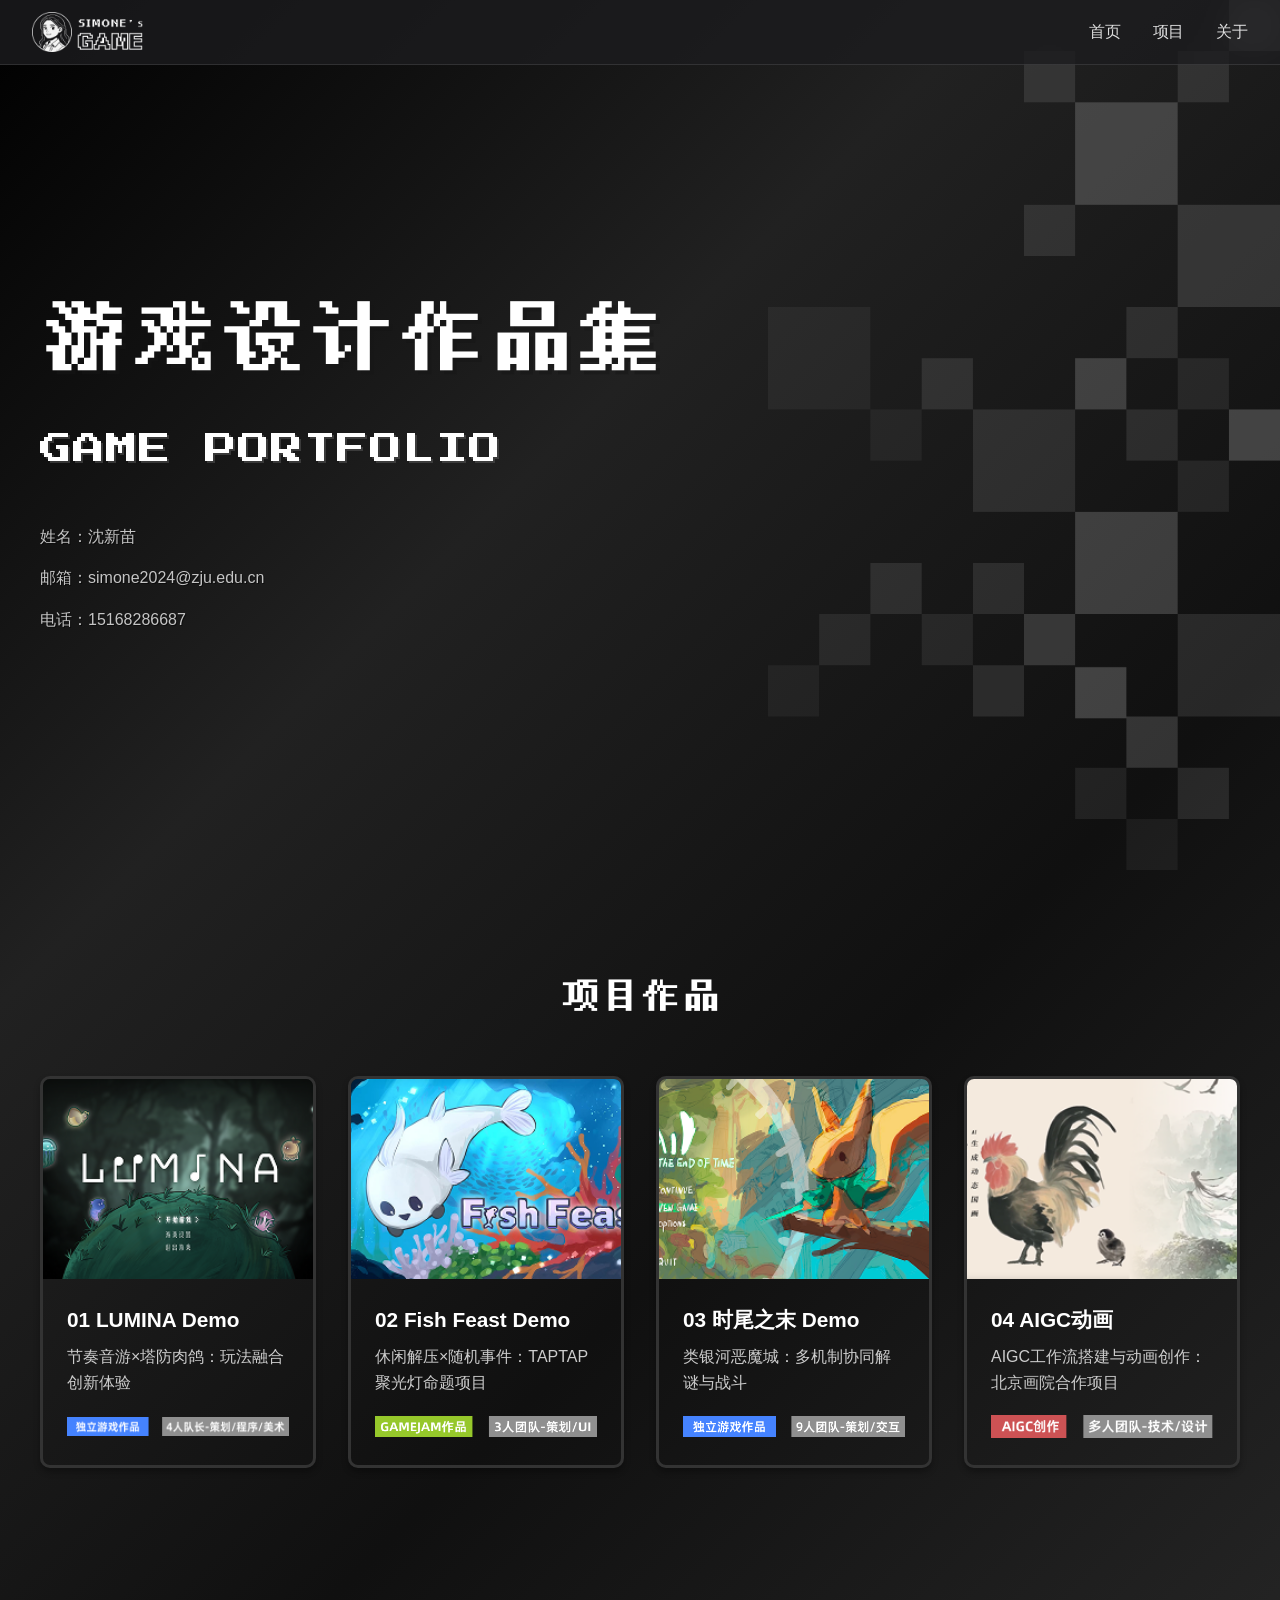
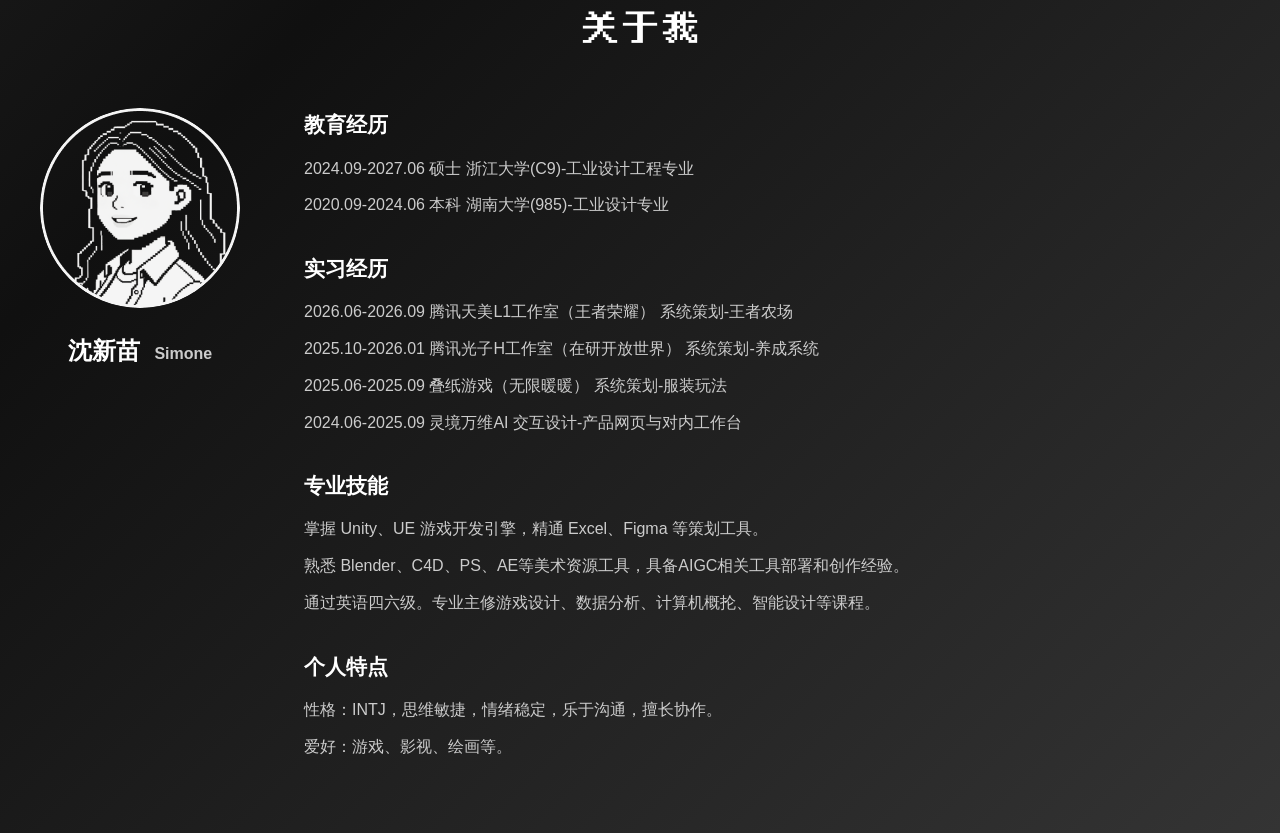
<file: index.html>
<!DOCTYPE html>
<html lang="zh-CN">
<head>
    <meta charset="UTF-8">
    <meta name="viewport" content="width=device-width, initial-scale=1.0">
    <title>Simone Game - 个人作品集</title>
    <link href="https://fonts.googleapis.com/css2?family=Press+Start+2P&display=swap" rel="stylesheet">
    <link rel="stylesheet" href="styles.css">
</head>
<body class="static-pixel-home">
    <img class="static-block-art" src="[data-uri]" alt="" aria-hidden="true">
    <!-- 导航栏 -->
    <nav class="navbar">
        <a href="index.html" class="logo"><img src="images/logo.png" alt="Simone Game"></a>
        <ul class="nav-links">
            <li><a href="index.html">首页</a></li>
            <li><a href="#projects">项目</a></li>
            <li><a href="#about">关于</a></li>
        </ul>
    </nav>

    <!-- 封面 -->
    <section class="hero">

        <div class="hero-content">
            <h1 class="hero-title">游戏设计作品集</h1>
            <p class="hero-subtitle">GAME PORTFOLIO</p>
            <div class="hero-info">
                <div class="info-item">
                    
                    <span class="info-text">姓名：沈新苗</span>
                </div>
                <div class="info-item">
                    
                    <span class="info-text">邮箱：simone2024@zju.edu.cn</span>
                </div>
                <div class="info-item">
                    
                    <span class="info-text">电话：15168286687</span>
                </div>
            </div>
        </div>
    </section>

    <!-- 项目目录 -->
    <section id="projects" class="projects">
        <h2>项目作品</h2>
        <div class="project-list">
            <!-- 项目1 -->
            <a href="project1.html" class="project-card">
                <div class="project-thumbnail">
                    <img src="images/project1-thumb.png" alt="方块冒险">
                </div>
                <div class="project-info">
                    <h3>01 LUMINA Demo</h3>
                    <p>节奏音游×塔防肉鸽：玩法融合创新体验</p>
                    <div class="project-tag">
                        <img src="images/tag1.png" alt="标签">
                    </div>
                </div>
            </a>
            <!-- 项目2 -->
            <a href="project2.html" class="project-card">
                <div class="project-thumbnail">
                    <img src="images/project2-thumb.png" alt="迷宫探索">
                </div>
                <div class="project-info">
                    <h3>02 Fish Feast Demo</h3>
                    <p>休闲解压×随机事件：TAPTAP聚光灯命题项目</p>
                    <div class="project-tag">
                        <img src="images/tag2.png" alt="标签">
                    </div>
                </div>
            </a>
            <!-- 项目3 -->
            <a href="project3.html" class="project-card">
                <div class="project-thumbnail">
                    <img src="images/project3-thumb.png" alt="星际射击">
                </div>
                <div class="project-info">
                    <h3>03 时尾之末 Demo</h3>
                    <p>类银河恶魔城：多机制协同解谜与战斗</p>
                    <div class="project-tag">
                        <img src="images/tag3.png" alt="标签">
                    </div>
                </div>
            </a>
            <!-- 项目4 -->
            <a href="project4.html" class="project-card">
                <div class="project-thumbnail">
                    <img src="images/project4-thumb.png" alt="幻想之旅">
                </div>
                <div class="project-info">
                    <h3>04 AIGC动画</h3>
                    <p>AIGC工作流搭建与动画创作：北京画院合作项目</p>
                    <div class="project-tag">
                        <img src="images/tag4.png" alt="标签">
                    </div>
                </div>
            </a>
        </div>
    </section>

    <!-- 关于部分 -->
    <section id="about" class="about">
        <h2>关于我</h2>
        <div class="about-content">
            <div class="about-photo">
                <img src="images/avatar.png" alt="沈新苗 Simone">
                <p class="about-name">沈新苗 <span>Simone</span></p>
            </div>
            <div class="about-info">
                <div class="info-section">
                    <h3>教育经历</h3>
                    <p>2024.09-2027.06 硕士 浙江大学(C9)-工业设计工程专业</p>
                    <p>2020.09-2024.06 本科 湖南大学(985)-工业设计专业</p>
                </div>
                <div class="info-section">
                    <h3>实习经历</h3>
                    <p>2026.06-2026.09 腾讯天美L1工作室（王者荣耀） 系统策划-王者农场</p>
                    <p>2025.10-2026.01 腾讯光子H工作室（在研开放世界） 系统策划-养成系统</p>
                    <p>2025.06-2025.09 叠纸游戏（无限暖暖） 系统策划-服装玩法</p>
                    <p>2024.06-2025.09 灵境万维AI 交互设计-产品网页与对内工作台</p>

                </div>
                <div class="info-section">
                    <h3>专业技能</h3>
                    <p>掌握 Unity、UE 游戏开发引擎，精通 Excel、Figma 等策划工具。</p>
                    <p>熟悉 Blender、C4D、PS、AE等美术资源工具，具备AIGC相关工具部署和创作经验。</p>
                    <p>通过英语四六级。专业主修游戏设计、数据分析、计算机概抡、智能设计等课程。</p>
                </div>
                <div class="info-section">
                    <h3>个人特点</h3>
                    <p>性格：INTJ，思维敏捷，情绪稳定，乐于沟通，擅长协作。</p>
                    <p>爱好：游戏、影视、绘画等。</p>
                </div>
            </div>
        </div>
    </section>

    <script src="script.js"></script>
</body>
</html>
</file>
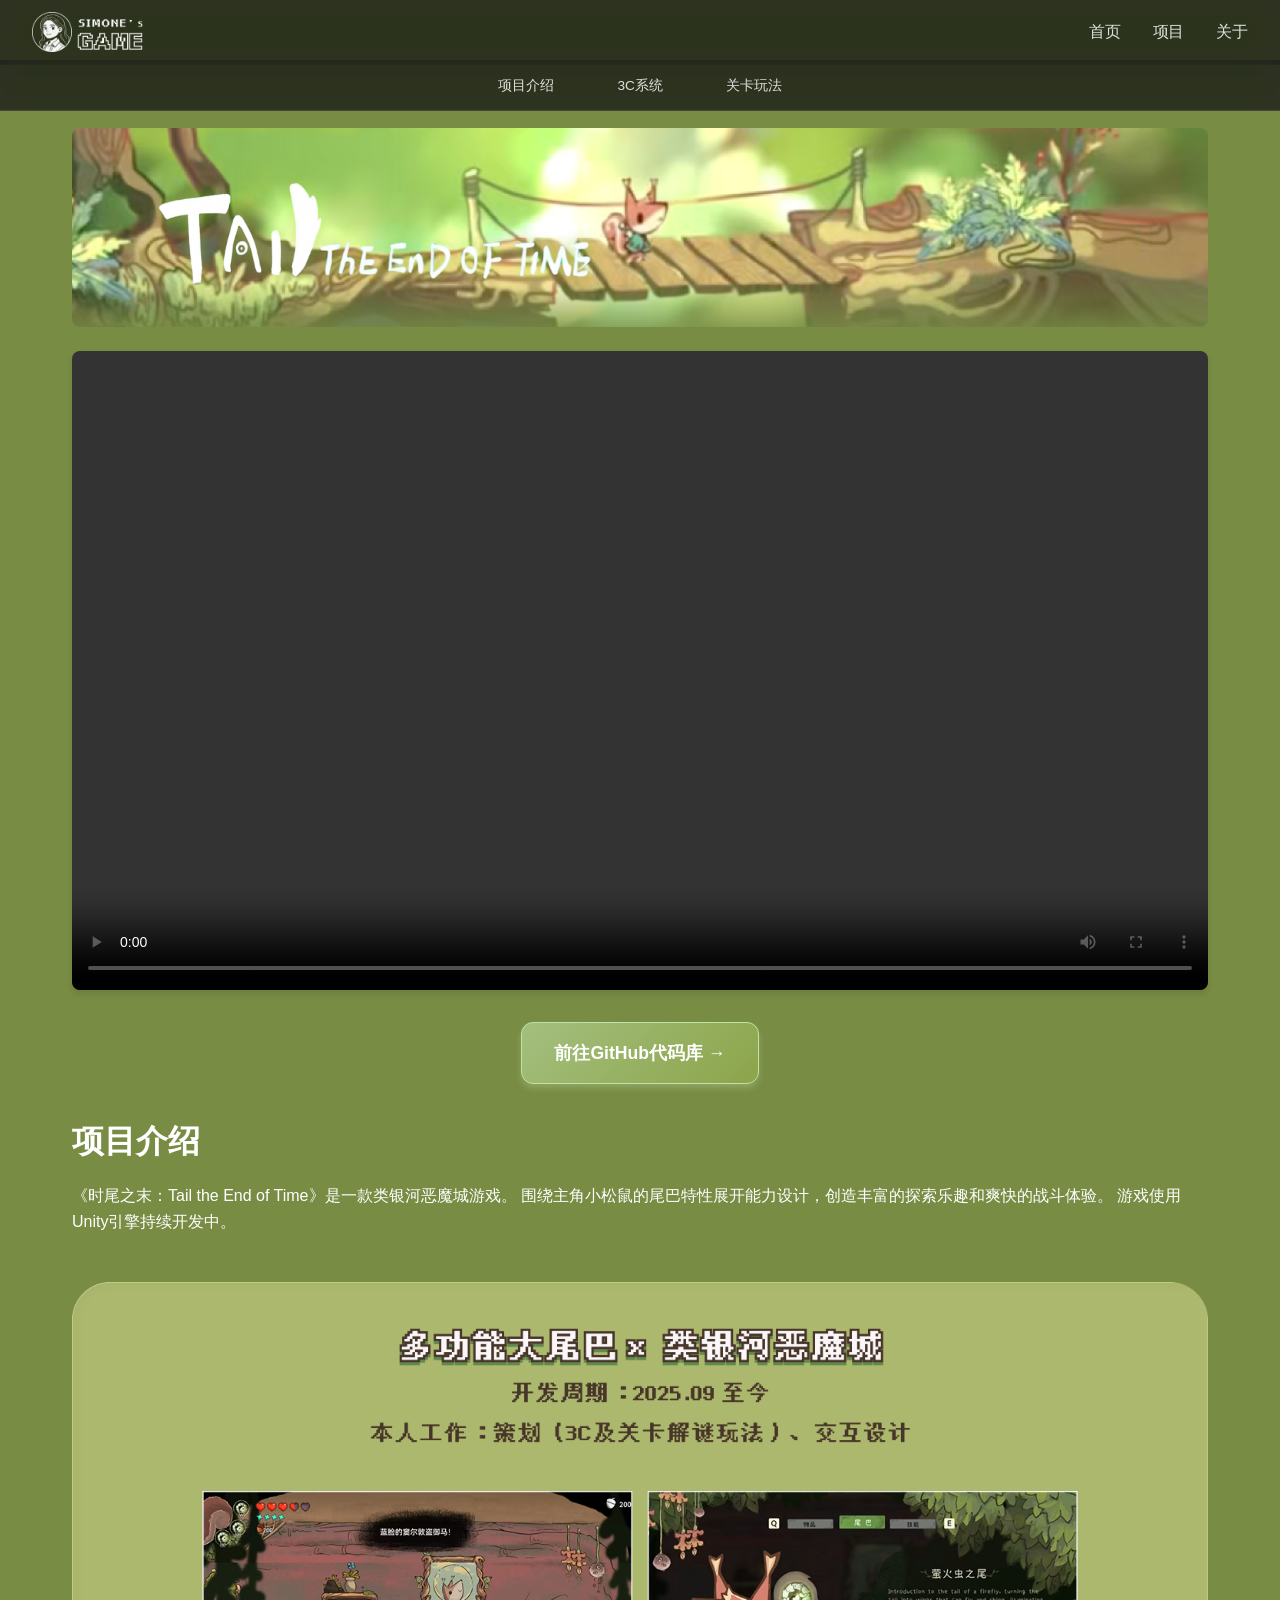
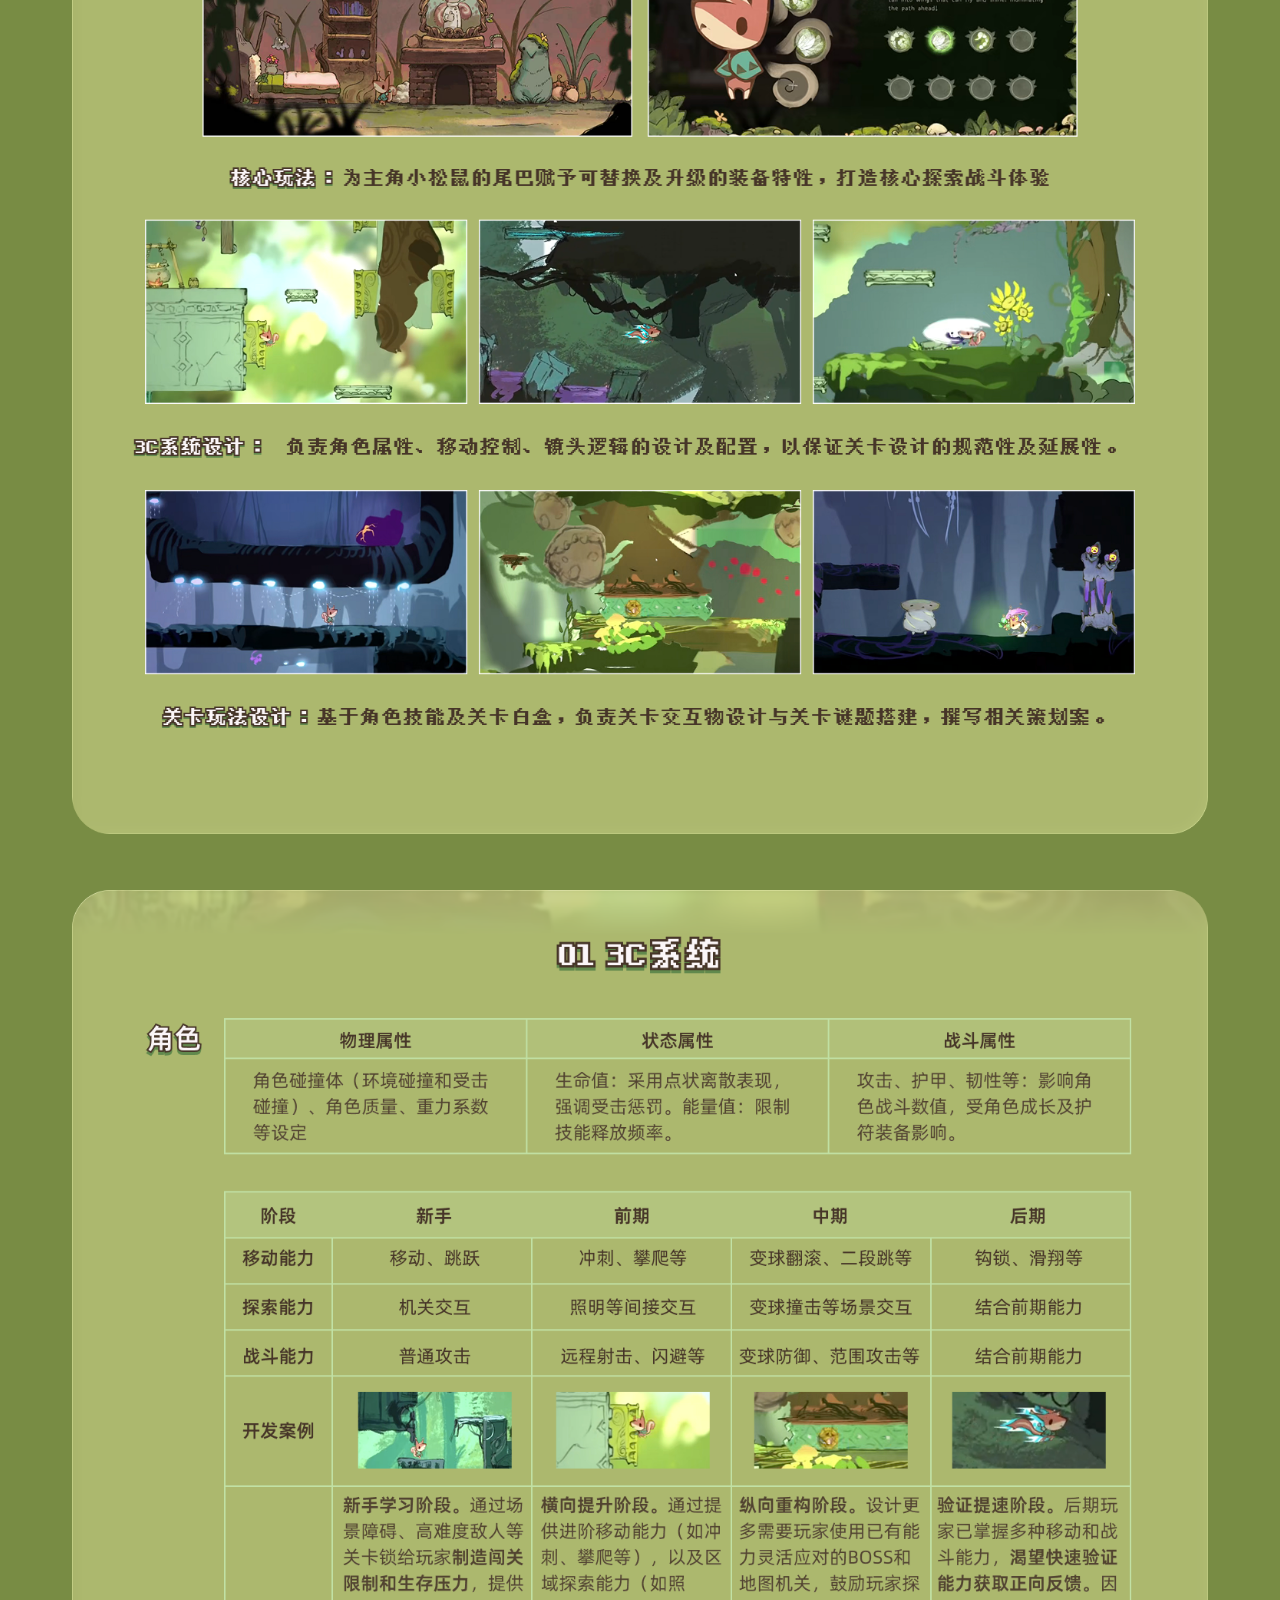
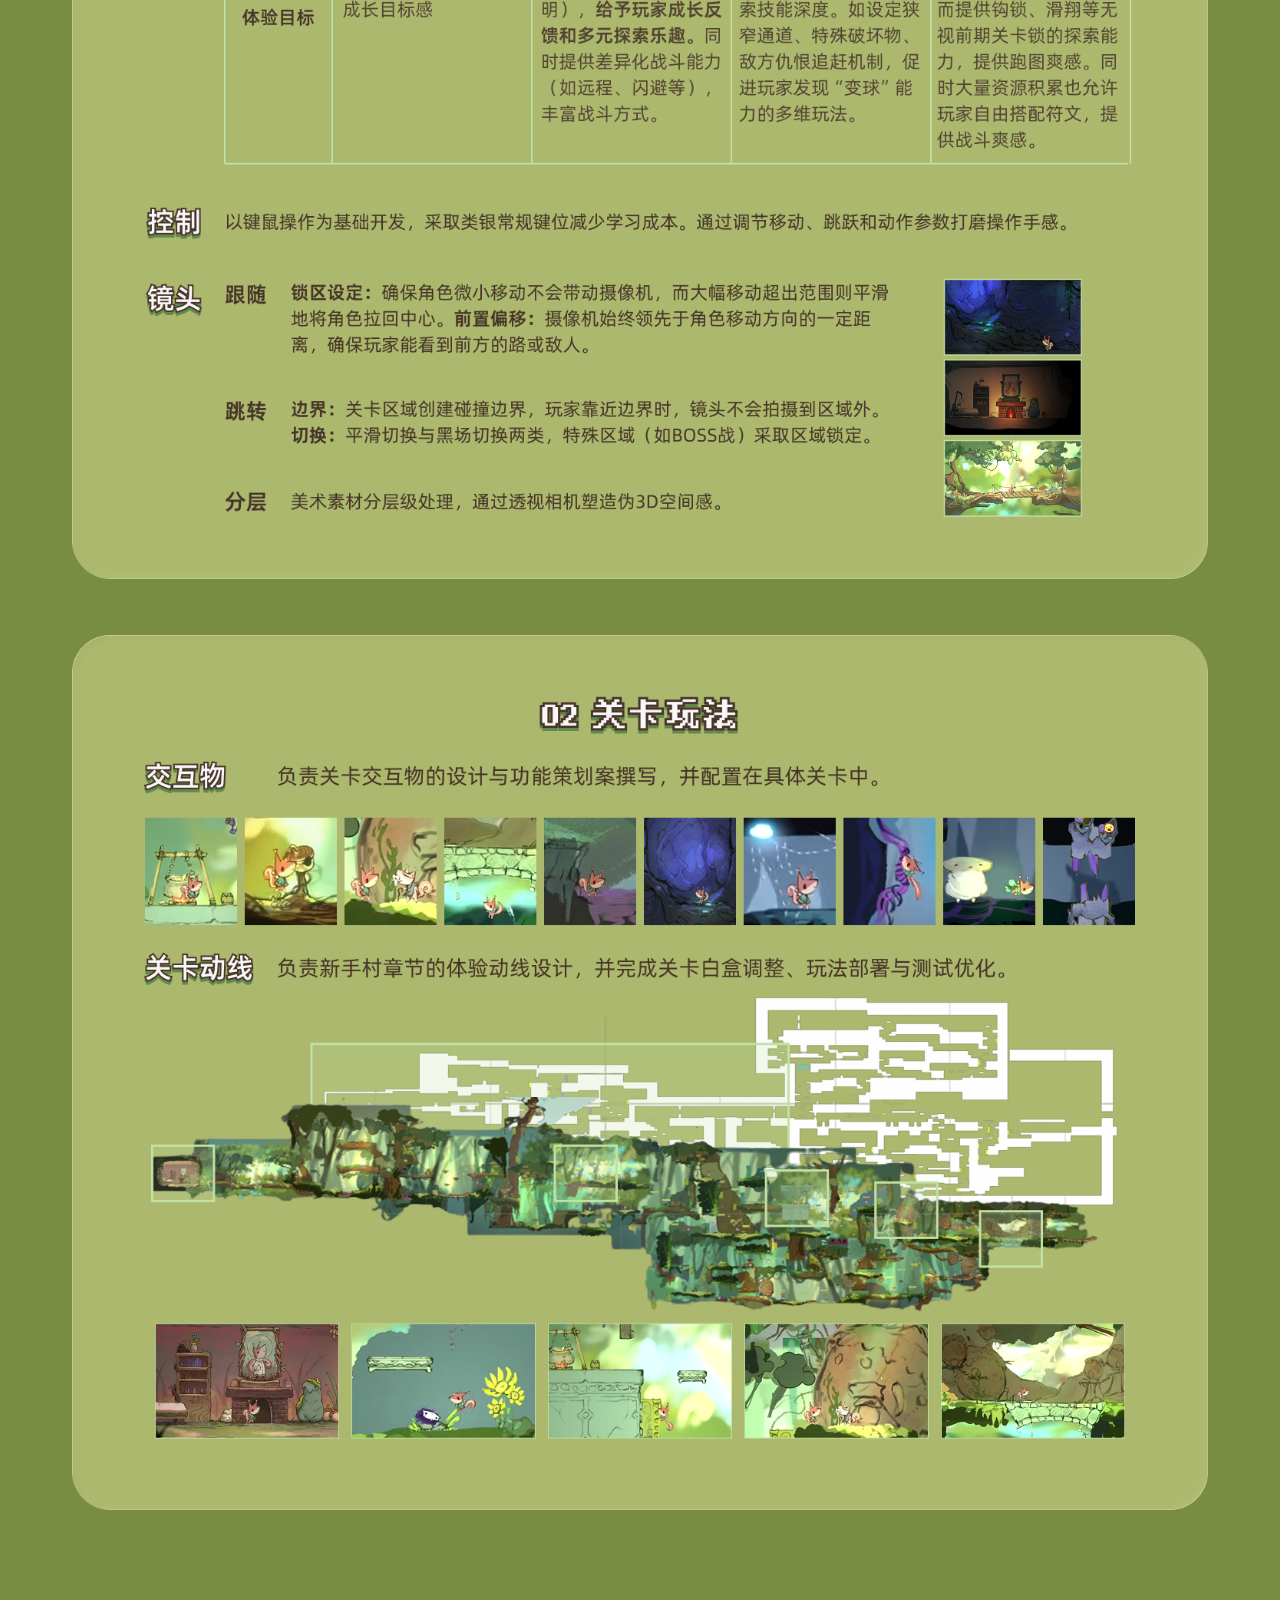
<file: project3.html>
<!DOCTYPE html>
<html lang="zh-CN">
<head>
    <meta charset="UTF-8">
    <meta name="viewport" content="width=device-width, initial-scale=1.0">
    <title>时尾之末 - 项目详情</title>
    <link rel="stylesheet" href="styles.css">
</head>
<body class="project3-page">
    <!-- 导航栏 -->
    <nav class="navbar">
        <a href="index.html" class="logo"><img src="images/logo.png" alt="Simone Game"></a>
        <ul class="nav-links">
            <li><a href="index.html">首页</a></li>
            <li><a href="index.html#projects">项目</a></li>
            <li><a href="index.html#about">关于</a></li>
        </ul>
    </nav>

    <!-- 项目内导航 -->
    <nav class="project-subnav">
        <ul class="project-subnav-links">
            <li><a href="#project-system">项目介绍</a></li>
            <li><a href="#project-level">3C系统</a></li>
            <li><a href="#project-detail">关卡玩法</a></li>
        </ul>
    </nav>

    <!-- 项目内容 -->
    <section class="project-detail">
        <!-- 项目Banner -->
        <div class="project-banner">
            <img src="images/project3-banner.png" alt="时尾之末">
        </div>
        
        <!-- 视频播放 -->
        <div class="video-container">
            <video controls>
                <source src="videos/project3-video.mp4" type="video/mp4">
                您的浏览器不支持视频播放。
            </video>
        </div>
        
        <!-- 试玩按钮 -->
        <div class="play-button-container">
            <a href="https://github.com/CrazzySquirrel" class="play-button play-button-project3">前往GitHub代码库 →</a>
        </div>
        
        <!-- 项目描述 -->
        <div class="project-description" id="project-intro">
            <h2>项目介绍</h2>
            <p>《时尾之末：Tail the End of Time》是一款类银河恶魔城游戏。
                围绕主角小松鼠的尾巴特性展开能力设计，创造丰富的探索乐趣和爽快的战斗体验。
                游戏使用Unity引擎持续开发中。</p>
            
        </div>
        
        <!-- 项目图片 -->
        <div class="project-images project-vertical">
            <img id="project-system" src="images/project3-1.png" alt="3C系统">
            <img id="project-level" src="images/project3-2.png" alt="关卡玩法">
            <img id="project-detail" src="images/project3-3.png" alt="游戏细节">
        </div>
        
        <!-- 项目导航 -->
        <div class="project-nav">
            <a href="project2.html" class="prev-project-card">
                <div class="nav-thumbnail">
                    <img src="images/project2-thumb.png" alt="Fish Feast">
                </div>
                <div class="nav-content">
                    <span class="nav-label">上一个项目</span>
                    <span class="nav-title">Fish Feast</span>
                </div>
            </a>
            <a href="project4.html" class="next-project-card">
                <div class="nav-thumbnail">
                    <img src="images/project4-thumb.png" alt="AIGC">
                </div>
                <div class="nav-content">
                    <span class="nav-label">下一个项目</span>
                    <span class="nav-title">AIGC创作</span>
                </div>
            </a>
        </div>
    </section>

    <script src="script.js"></script>
</body>
</html>
</file>
<file: styles.css>
/* 全局样式 */
* {
    margin: 0;
    padding: 0;
    box-sizing: border-box;
}

/* 导入像素字体 */
@import url('https://fonts.googleapis.com/css2?family=Press+Start+2P&display=swap');

/* 本地字体 */
@font-face {
    font-family: 'UranusPixel';
    src: url('fonts/Uranus_Pixel_11Px.ttf') format('truetype');
    font-weight: normal;
    font-style: normal;
}

body {
    font-family: Arial, sans-serif;
    line-height: 1.6;
    color: #fff;
    background: linear-gradient(135deg, #000000 0%, #212121 50%, #343434 100%);
    min-height: 100vh;
}

/* 项目1页面特定背景色 */
body.project1-page {
    background: #131313;
}

/* 项目2页面特定背景色 */
body.project2-page {
    background: #37C0EE;
}

/* 项目3页面特定背景色 */
body.project3-page {
    background: #788C44;
}

/* 导航栏 - iOS风格 */
.navbar {
    display: flex;
    justify-content: space-between;
    align-items: center;
    padding: 0.75rem 2rem;
    background: rgba(28, 28, 30, 0.8);
    backdrop-filter: saturate(180%) blur(20px);
    -webkit-backdrop-filter: saturate(180%) blur(20px);
    color: #fff;
    position: fixed;
    top: 0;
    width: 100%;
    z-index: 1000;
    transition: transform 0.3s ease, background 0.3s ease;
    border-bottom: 0.5px solid rgba(255, 255, 255, 0.1);
}

.logo {
    display: flex;
    align-items: center;
}

.logo img {
    height: 40px;
    width: auto;
    display: block;
}

.nav-links {
    display: flex;
    list-style: none;
}

.nav-links li {
    margin-left: 2rem;
}

.nav-links a {
    color: rgba(255, 255, 255, 0.85);
    text-decoration: none;
    transition: color 0.2s ease;
    font-weight: 400;
    letter-spacing: -0.01em;
}

.nav-links a:hover {
    color: rgba(255, 255, 255, 1);
}

/* 项目内导航栏 - iOS风格 */
.project-subnav {
    position: fixed;
    top: 60px;
    left: 0;
    width: 100%;
    background: rgba(28, 28, 30, 0.8);
    backdrop-filter: saturate(180%) blur(20px);
    -webkit-backdrop-filter: saturate(180%) blur(20px);
    padding: 0.75rem 2rem;
    z-index: 1001;
    transition: top 0.3s ease;
    border-bottom: 0.5px solid rgba(255, 255, 255, 0.1);
}

.project-subnav-links {
    display: flex;
    justify-content: center;
    list-style: none;
    gap: 2rem;
    flex-wrap: wrap;
}

.project-subnav-links a {
    color: rgba(255, 255, 255, 0.85);
    text-decoration: none;
    font-size: 0.85rem;
    transition: all 0.2s ease;
    padding: 0.5rem 1rem;
    border-radius: 8px;
    font-weight: 400;
    letter-spacing: -0.01em;
}

.project-subnav-links a:hover {
    color: rgba(255, 255, 255, 1);
    background: rgba(255, 255, 255, 0.15);
}

/* 调整项目详情区域的上边距，为两个导航栏留出空间 */
.project-detail {
    padding-top: 120px;
}

/* 封面 */
.hero {
    height: 100vh;
    display: flex;
    flex-direction: column;
    justify-content: center;
    align-items: center;
    color: #fff;
    text-align: center;
    padding: 0 2rem;
    position: relative;
    overflow: hidden;
}

.hero-image {
    width: 100%;
    height: 100%;
    object-fit: cover;
    position: absolute;
    top: 0;
    left: 0;
    z-index: 1;
    min-width: 100%;
    min-height: 100%;
}

.hero-content {
    position: relative;
    z-index: 2;
    max-width: 1200px;
    width: 100%;
    text-align: left;
}

.hero-title {
    font-family: 'UranusPixel', 'Press Start 2P', cursive;
    font-size: 5.5rem;
    font-weight: normal;
    margin-bottom: 1rem;
    text-shadow: 4px 4px 0 rgba(21, 21, 21, 0.5);
    letter-spacing: 1px;
}

.hero-subtitle {
    font-family: 'Press Start 2P', cursive;
    font-size: 2rem;
    font-weight: normal;
    margin-bottom: 3rem;
    text-shadow: 2px 2px 0 rgba(91, 91, 91, 0.5);
    letter-spacing: 1px;
    color: #fff;
}

.hero-info {
    display: flex;
    flex-direction: column;
    gap: 1rem;
    align-items: flex-start;
    color: #c5c5c5;
}

.info-item {
    display: flex;
    align-items: center;
    gap: 0.5rem;
    font-size: 1rem;
}

.info-icon {
    font-size: 1.2rem;
}

.info-text {
    text-shadow: 1px 1px 0 rgba(0, 0, 0, 0.5);
}

@media (max-width: 768px) {
    .hero-info {
        flex-direction: column;
        gap: 1rem;
        align-items: flex-start;
    }
    
    .info-item {
        font-size: 0.9rem;
    }
}

/* 项目目录 */
.projects {
    padding: 4rem 2rem;
}

.projects h2 {
    text-align: center;
    margin-bottom: 3rem;
    font-family: 'UranusPixel', 'Press Start 2P', cursive;
    font-size: 2.5rem;
    font-weight: normal;
}

.project-list {
    display: grid;
    grid-template-columns: repeat(4, 1fr);
    gap: 2rem;
    max-width: 1200px;
    margin: 0 auto;
}

.project-card {
    display: flex;
    flex-direction: column;
    border: 3px solid #333;
    border-radius: 10px;
    overflow: hidden;
    box-shadow: 0 4px 6px rgba(0, 0, 0, 0.3);
    transition: transform 0.3s ease, box-shadow 0.3s ease;
    text-decoration: none;
    color: #fff;
}

.project-card:hover {
    transform: translateY(-5px);
    box-shadow: 0 10px 20px rgba(0, 0, 0, 0.5);
    border-color: #667eea;
}

.project-thumbnail {
    width: 100%;
    height: 200px;
    overflow: hidden;
}

.project-thumbnail img {
    width: 100%;
    height: 100%;
    object-fit: cover;
    transition: transform 0.3s ease;
}

.project-card:hover .project-thumbnail img {
    transform: scale(1.05);
}

.project-info {
    padding: 1.5rem;
    display: flex;
    flex-direction: column;
    align-items: flex-start;
}

.project-info h3 {
    font-size: 1.3rem;
    margin-bottom: 0.5rem;
    color: #fff;
}

.project-info p {
    color: #ccc;
    margin-bottom: 1rem;
    line-height: 1.6;
}

.project-tag {
    margin-top: auto;
    width: 100%;
    display: flex;
    justify-content: flex-start;
}

.project-tag img {
    height: 30px;
    max-width: 100%;
    object-fit: contain;
}

/* 关于部分 */
.about {
    padding: 4rem 2rem;
    text-align: center;
}

.about h2 {
    margin-bottom: 3rem;
    font-family: 'UranusPixel', 'Press Start 2P', cursive;
    font-size: 2.5rem;
    font-weight: normal;
    text-align: center;
}

.about-content {
    display: flex;
    max-width: 1200px;
    margin: 0 auto;
    text-align: left;
    gap: 4rem;
}

.about-photo {
    flex-shrink: 0;
    text-align: center;
}

.about-photo img {
    width: 200px;
    height: 200px;
    border-radius: 50%;
    object-fit: cover;
    margin-bottom: 1rem;
}

.about-name {
    font-size: 1.5rem;
    font-weight: bold;
    color: #fff;
}

.about-name span {
    font-size: 1rem;
    color: #ccc;
    margin-left: 0.5rem;
}

.about-info {
    flex: 1;
}

.info-section {
    margin-bottom: 2rem;
}

.info-section:last-child {
    margin-bottom: 0;
}

.info-section h3 {
    font-size: 1.3rem;
    color: #fff;
    margin-bottom: 0.8rem;
    font-weight: bold;
}

.info-section p {
    color: #ccc;
    margin-bottom: 0.5rem;
    line-height: 1.8;
}

@media (max-width: 768px) {
    .project-list {
        grid-template-columns: 1fr;
    }
    
    .about-content {
        flex-direction: column;
        gap: 2rem;
    }
    
    .about-photo {
        text-align: center;
    }
}

/* 项目详情页 */
.project-detail {
    padding: 8rem 2rem 4rem;
    max-width: 1200px;
    margin: 0 auto;
}

.project-detail h1 {
    font-size: 3rem;
    margin-bottom: 2rem;
    text-align: center;
}

/* 项目Banner样式 */
.project-banner {
    width: 100%;
    margin-bottom: 1.5rem;
    border-radius: 8px;
    overflow: hidden;
}

.project-banner img {
    width: 100%;
    height: auto;
    display: block;
}

/* 试玩按钮样式 */
.play-button-container {
    margin: 2rem 0;
    text-align: center;
}

.play-button {
    display: inline-block;
    background: linear-gradient(135deg, rgba(69, 224, 255, 0.5), rgba(41, 134, 153, 0.5));
    color: white;
    padding: 1rem 2rem;
    border-radius: 12px;
    text-decoration: none;
    font-weight: 600;
    font-size: 1.1rem;
    transition: all 0.3s ease;
    box-shadow: 0 4px 6px rgba(69, 224, 255, 0.3);
    border: 1px solid #45E0FF;
}

.play-button:hover {
    transform: translateY(-2px);
    box-shadow: 0 6px 8px rgba(69, 224, 255, 0.4);
    background: linear-gradient(135deg, rgba(69, 224, 255, 0.6), rgba(41, 134, 153, 0.6));
}

.play-button:active {
    transform: translateY(0);
    box-shadow: 0 2px 4px rgba(69, 224, 255, 0.3);
}

/* 项目二试玩按钮样式 */
.play-button.play-button-project2 {
    background: linear-gradient(135deg, rgba(235, 69, 105, 0.6), rgba(202, 0, 44, 0.6));
    box-shadow: 0 4px 6px rgba(235, 69, 105, 0.3);
    border: 1px solid #EB4569;
}

.play-button.play-button-project2:hover {
    box-shadow: 0 6px 8px rgba(235, 69, 105, 0.4);
    background: linear-gradient(135deg, rgba(235, 69, 105, 0.7), rgba(202, 0, 44, 0.7));
}

.play-button.play-button-project2:active {
    box-shadow: 0 2px 4px rgba(235, 69, 105, 0.3);
}

/* 项目三试玩按钮样式 */
.play-button.play-button-project3 {
    background: linear-gradient(135deg, rgba(193, 225, 165, 0.6), rgba(153, 181, 79, 0.6));
    box-shadow: 0 4px 6px rgba(193, 225, 165, 0.3);
    border: 1px solid #C1E1A5;
}

.play-button.play-button-project3:hover {
    box-shadow: 0 6px 8px rgba(193, 225, 165, 0.4);
    background: linear-gradient(135deg, rgba(193, 225, 165, 0.7), rgba(153, 181, 79, 0.7));
}

.play-button.play-button-project3:active {
    box-shadow: 0 2px 4px rgba(193, 225, 165, 0.3);
}

/* 文档按钮样式 */
.document-buttons {
    display: flex;
    gap: 1rem;
    margin: 3rem 0;
    justify-content: center;
    flex-wrap: wrap;
}

.doc-button {
    flex: 1;
    min-width: 200px;
    background: linear-gradient(135deg, rgba(69, 224, 255, 0.5), rgba(41, 134, 153, 0.5));
    color: white;
    padding: 1rem 1.5rem;
    border-radius: 8px;
    text-decoration: none;
    font-weight: 600;
    text-align: center;
    transition: all 0.3s ease;
    box-shadow: 0 4px 6px rgba(69, 224, 255, 0.3);
    white-space: nowrap;
    border: 1px solid #45E0FF;
}

.doc-button:hover {
    transform: translateY(-2px);
    box-shadow: 0 6px 8px rgba(69, 224, 255, 0.4);
    background: linear-gradient(135deg, rgba(69, 224, 255, 0.6), rgba(41, 134, 153, 0.6));
}

.doc-button:active {
    transform: translateY(0);
    box-shadow: 0 2px 4px rgba(69, 224, 255, 0.3);
}

.video-container {
    margin-bottom: 1.5rem;
    border-radius: 8px;
    overflow: hidden;
    box-shadow: 0 4px 6px rgba(0, 0, 0, 0.1);
    position: relative;
    width: 100%;
    padding-top: 56.25%; /* 16:9 比例 */
}

.video-container video {
    position: absolute;
    top: 0;
    left: 0;
    width: 100%;
    height: 100%;
}

.project-description {
    margin-bottom: 3rem;
}

.project-description h2 {
    font-size: 2rem;
    margin-bottom: 1rem;
}

.project-description ul {
    margin-left: 1.5rem;
    margin-top: 1rem;
}

.project-images {
    display: grid;
    grid-template-columns: repeat(auto-fit, minmax(400px, 1fr));
    gap: 2rem;
    margin-bottom: 3rem;
}

.project-images img {
    width: 100%;
    height: 300px;
    object-fit: cover;
    border-radius: 8px;
}

/* 项目一图片垂直排布样式 */
.project-images.project1-vertical {
    display: flex;
    flex-direction: column;
    gap: 3.5rem;
}

.project-images.project1-vertical img {
    width: 100%;
    height: auto;
    object-fit: contain;
}

/* 项目二、三、四图片垂直排布样式 */
.project-images.project-vertical {
    display: flex;
    flex-direction: column;
    gap: 3.5rem;
}

.project-images.project-vertical img {
    width: 100%;
    height: auto;
    object-fit: contain;
}

.project-nav {
    position: fixed;
    bottom: 20%;
    left: 0;
    right: 0;
    display: flex;
    justify-content: space-between;
    padding: 0 2rem;
    z-index: 1000;
    opacity: 0;
    visibility: hidden;
    transition: opacity 0.3s ease, visibility 0.3s ease;
    pointer-events: none;
}

.project-nav.visible {
    opacity: 1;
    visibility: visible;
    pointer-events: auto;
}

.prev-project-card,
.next-project-card {
    display: flex;
    align-items: center;
    padding: 1rem;
    background: rgba(28, 28, 30, 0.8);
    backdrop-filter: saturate(180%) blur(20px);
    -webkit-backdrop-filter: saturate(180%) blur(20px);
    border: 0.5px solid rgba(255, 255, 255, 0.1);
    border-radius: 12px;
    text-decoration: none;
    color: rgba(255, 255, 255, 0.85);
    transition: all 0.3s ease;
    max-width: 300px;
    box-shadow: 0 4px 12px rgba(0, 0, 0, 0.3);
}

.prev-project-card {
    margin-right: auto;
}

.next-project-card {
    margin-left: auto;
}

.prev-project-card:hover,
.next-project-card:hover {
    transform: translateY(-5px);
    box-shadow: 0 10px 20px rgba(0, 0, 0, 0.2);
    border-color: rgba(255, 255, 255, 0.2);
    background: rgba(28, 28, 30, 0.9);
    color: rgba(255, 255, 255, 1);
}

.nav-thumbnail {
    width: 100px;
    height: 80px;
    overflow: hidden;
    border-radius: 4px;
    margin-right: 1rem;
    flex-shrink: 0;
}

.nav-thumbnail img {
    width: 100%;
    height: 100%;
    object-fit: cover;
    transition: transform 0.3s ease;
}

.prev-project-card:hover .nav-thumbnail img,
.next-project-card:hover .nav-thumbnail img {
    transform: scale(1.05);
}

.nav-content {
    display: flex;
    flex-direction: column;
}

.nav-label {
    font-size: 0.9rem;
    color: rgba(255, 255, 255, 0.6);
    margin-bottom: 0.25rem;
}

.nav-title {
    font-size: 1rem;
    font-weight: 600;
    color: rgba(255, 255, 255, 0.9);
}

/* 响应式设计 */
@media (max-width: 768px) {
    .navbar {
        flex-direction: column;
        padding: 1rem;
    }

    .nav-links {
        margin-top: 1rem;
    }

    .nav-links li {
        margin: 0 0.5rem;
    }

    .hero h1 {
        font-size: 2.5rem;
    }

    .hero p {
        font-size: 1.2rem;
    }

    .project-grid {
        grid-template-columns: 1fr;
    }

    .project-images {
        grid-template-columns: 1fr;
    }

    .project-detail {
        padding: 6rem 1rem 3rem;
    }

    /* 项目内导航栏响应式设计 */
    .project-subnav {
        padding: 0.5rem 1rem;
        top: 55px;
    }
    
    .project-subnav.sticky-top {
        top: 0 !important;
    }

    .project-subnav-links {
        flex-wrap: wrap;
        gap: 0.5rem;
        justify-content: center;
    }

    .project-subnav-links a {
        font-size: 0.8rem;
        padding: 0.3rem 0.6rem;
        white-space: nowrap;
        border-radius: 6px;
    }
    
    /* 试玩按钮响应式设计 */
    .play-button {
        padding: 0.8rem 1.5rem;
        font-size: 1rem;
    }
    
    /* 文档按钮响应式设计 */
    .document-buttons {
        flex-direction: column;
        align-items: center;
    }
    
    .doc-button {
        width: 100%;
        max-width: 300px;
    }
    
    /* 项目导航按钮响应式设计 */
    .project-nav {
        padding: 0 1rem;
    }
    
    .prev-project-card,
    .next-project-card {
        padding: 0.8rem;
        max-width: 250px;
    }
    
    .nav-thumbnail {
        width: 80px;
        height: 60px;
    }
    
    .nav-label {
        font-size: 0.8rem;
    }
    
    .nav-title {
        font-size: 0.9rem;
    }
}

/* 更小屏幕尺寸的响应式设计 */
@media (max-width: 480px) {
    .project-subnav-links {
        gap: 0.3rem;
    }

    .project-subnav-links a {
        font-size: 0.75rem;
        padding: 0.25rem 0.5rem;
        border-radius: 6px;
    }
    
    /* 试玩按钮响应式设计 - 更小屏幕 */
    .play-button {
        padding: 0.6rem 1.2rem;
        font-size: 0.9rem;
    }
    
    /* 项目导航按钮响应式设计 - 更小屏幕 */
    .project-nav {
        flex-direction: column;
        align-items: center;
        gap: 1rem;
        bottom: 10%;
    }
    
    .prev-project-card,
    .next-project-card {
        margin: 0 !important;
        max-width: 200px;
        padding: 0.6rem;
    }
    
    .nav-thumbnail {
        width: 60px;
        height: 45px;
    }
    
    .nav-label {
        font-size: 0.7rem;
    }
    
    .nav-title {
        font-size: 0.8rem;
    }
}

/* 平滑滚动 */
.static-pixel-home {
    position: relative;
    isolation: isolate;
    background: linear-gradient(135deg, #000000 0%, #212121 27%, #101010 52%, #343434 100%);
    background-attachment: scroll;
}
.static-block-art {
    position: absolute;
    top: 0;
    right: 0;
    width: 40vw;
    max-width: none;
    height: auto;
    aspect-ratio: 10 / 17;
    display: block;
    margin: 0;
    left: auto;
    bottom: auto;
    opacity: 1;
    mix-blend-mode: screen;
    pointer-events: none;
    user-select: none;
    z-index: 0;
}
.static-pixel-home > section { position: relative; z-index: 1; isolation: isolate; }
.static-pixel-home .hero { background: transparent; }
.static-pixel-home .hero-content { text-shadow: 0 2px 12px #000; }

html {
    scroll-behavior: smooth;
}
</file>
